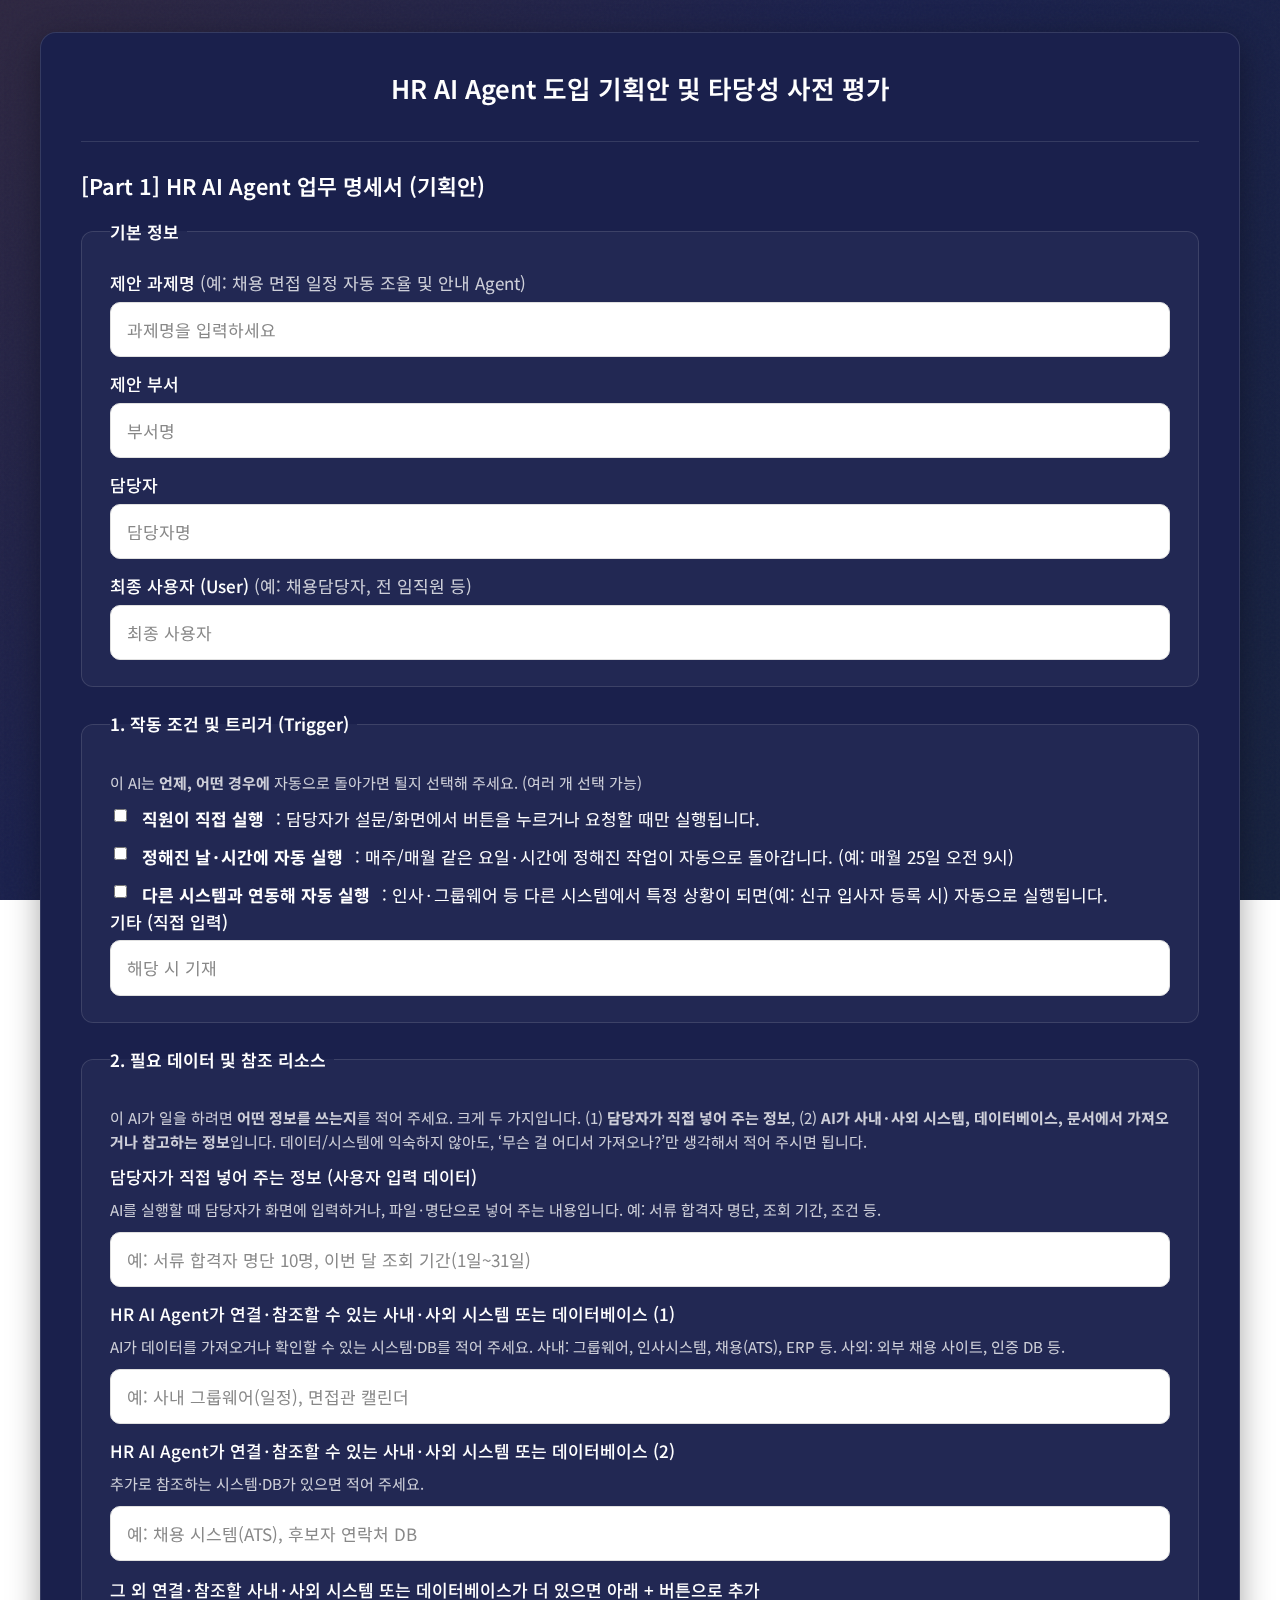
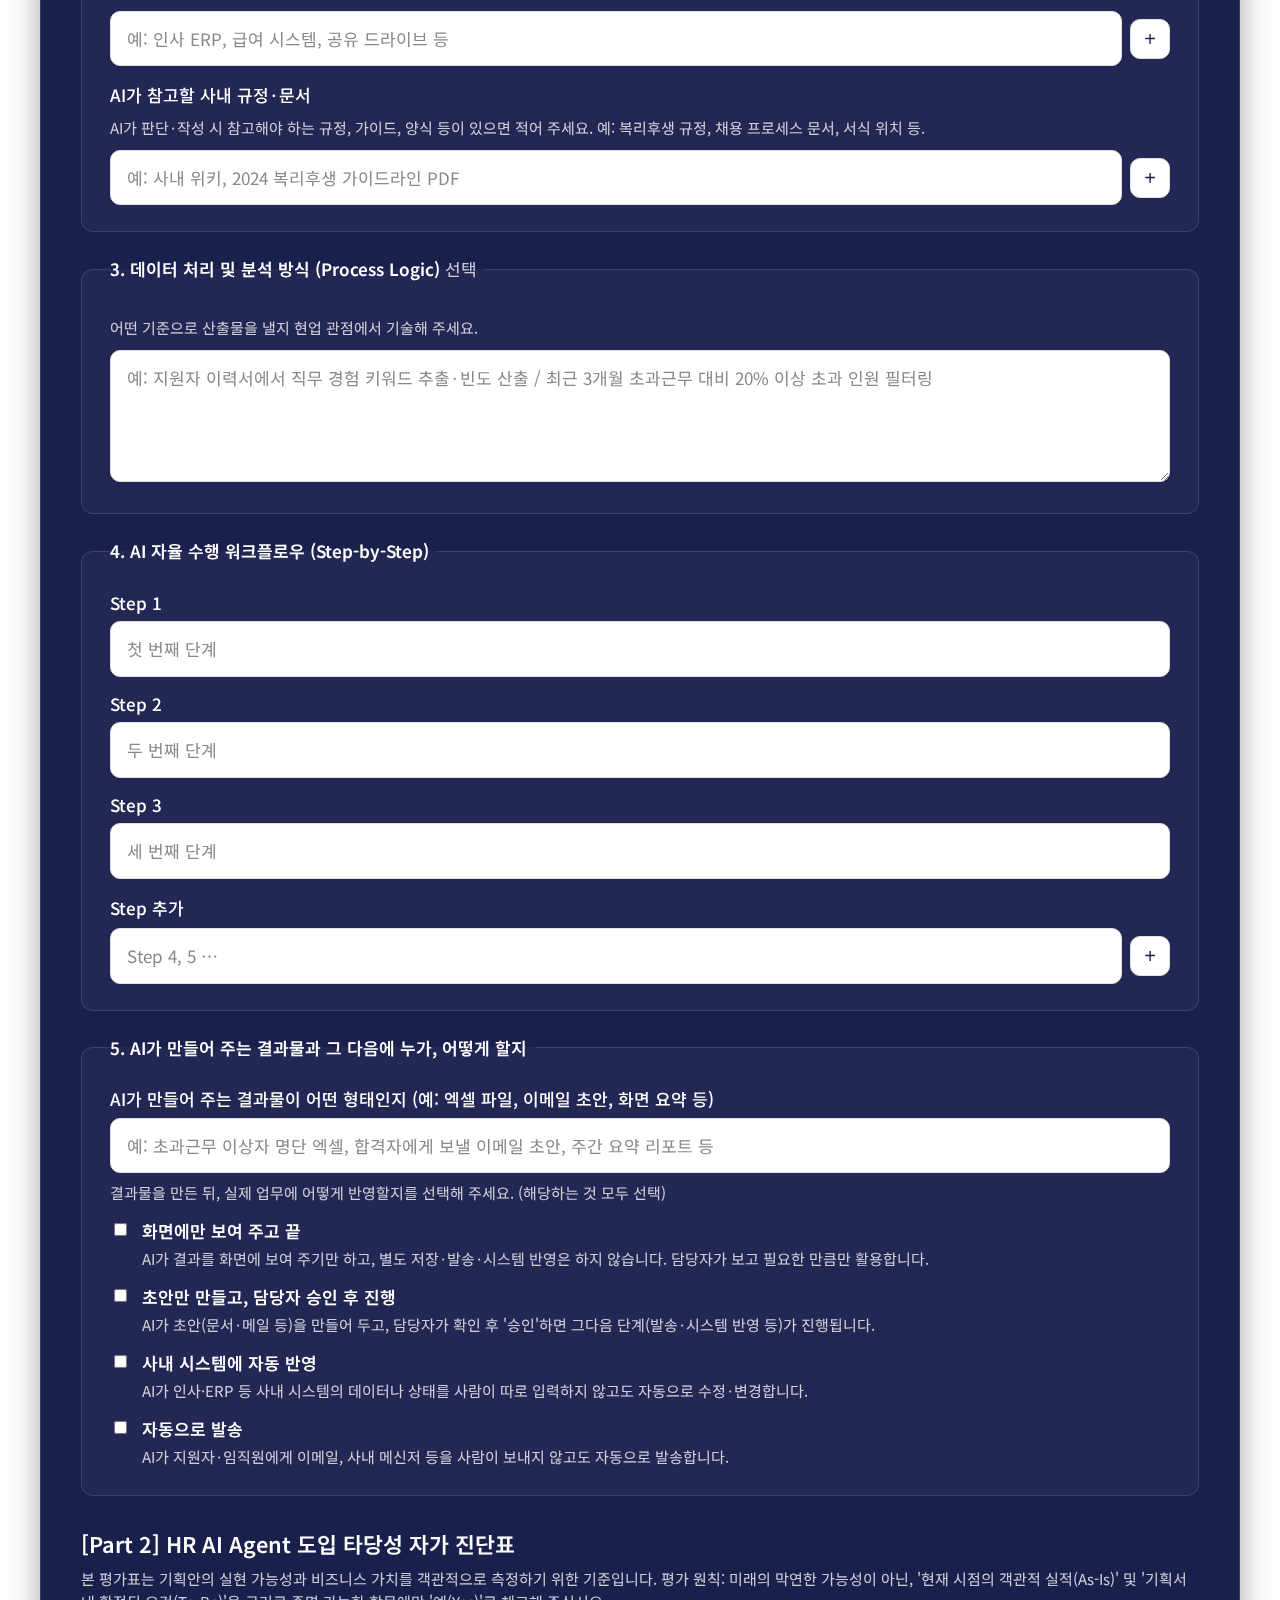
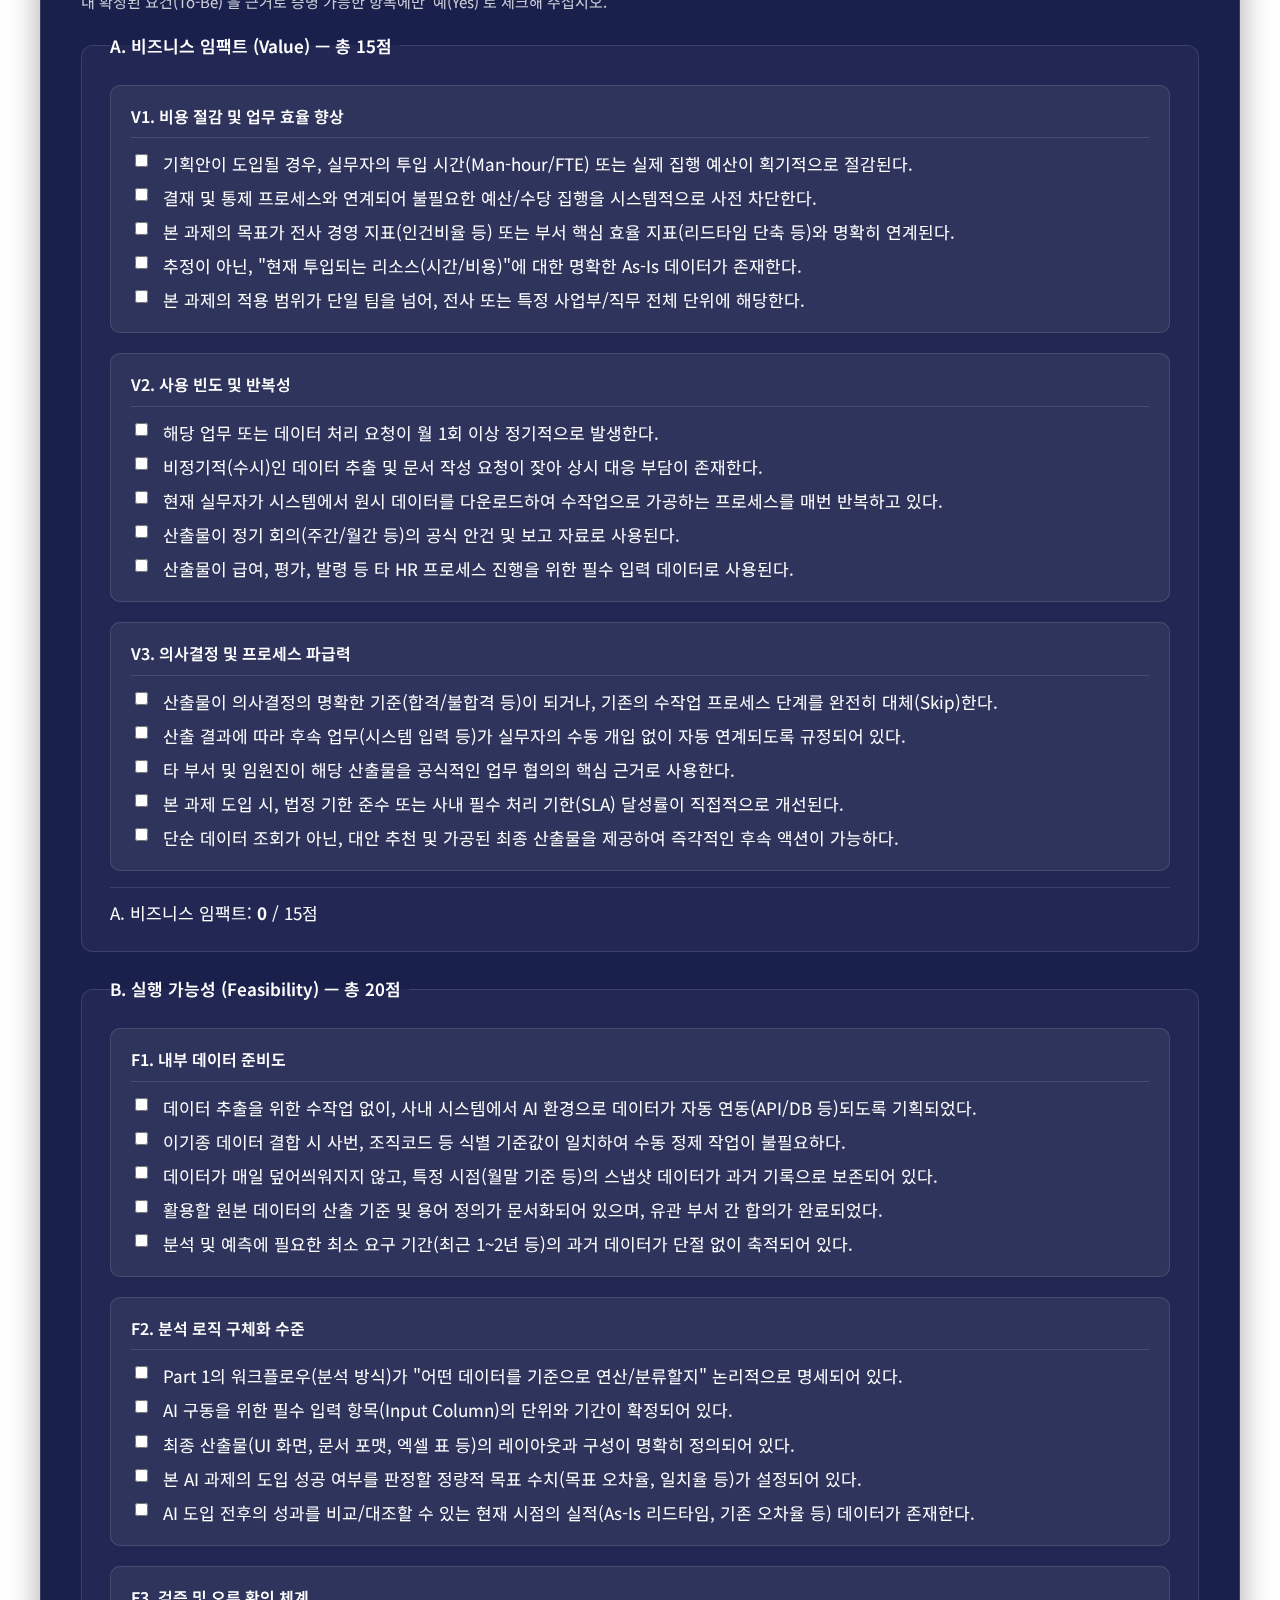
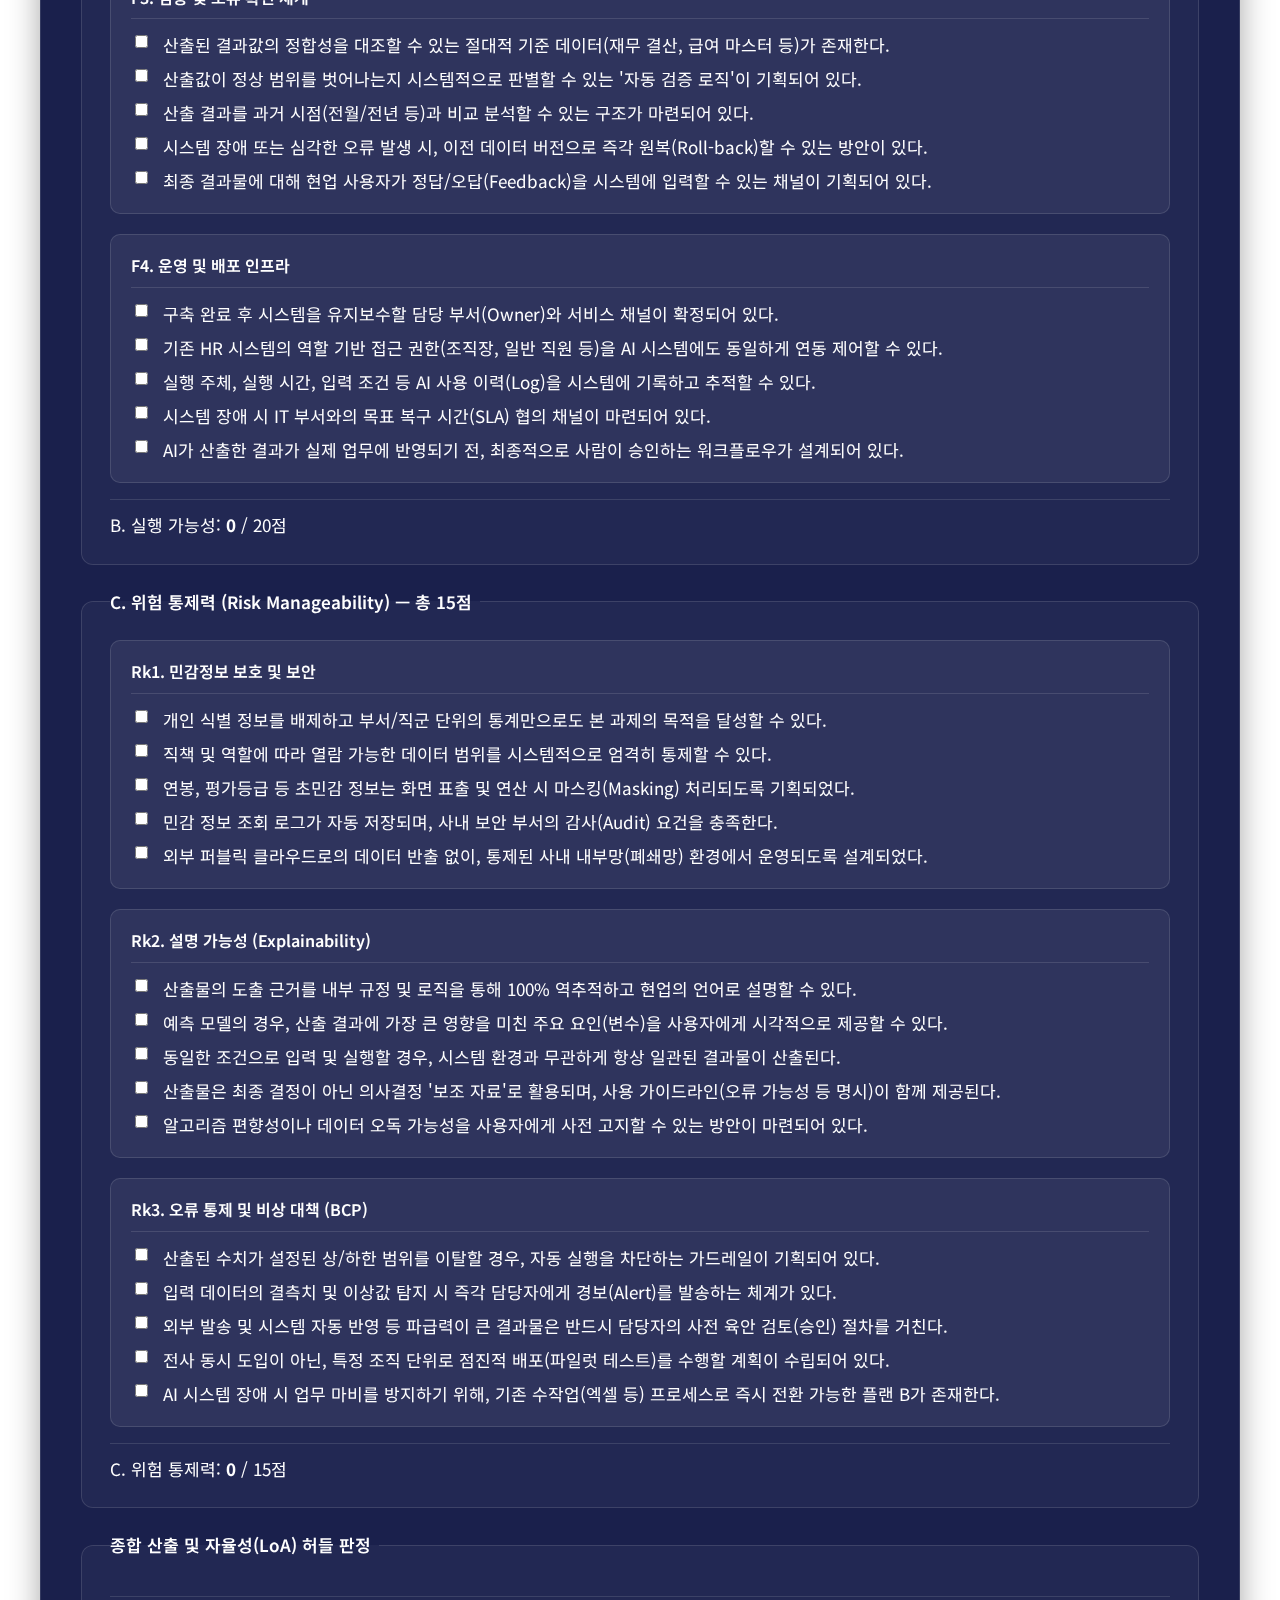
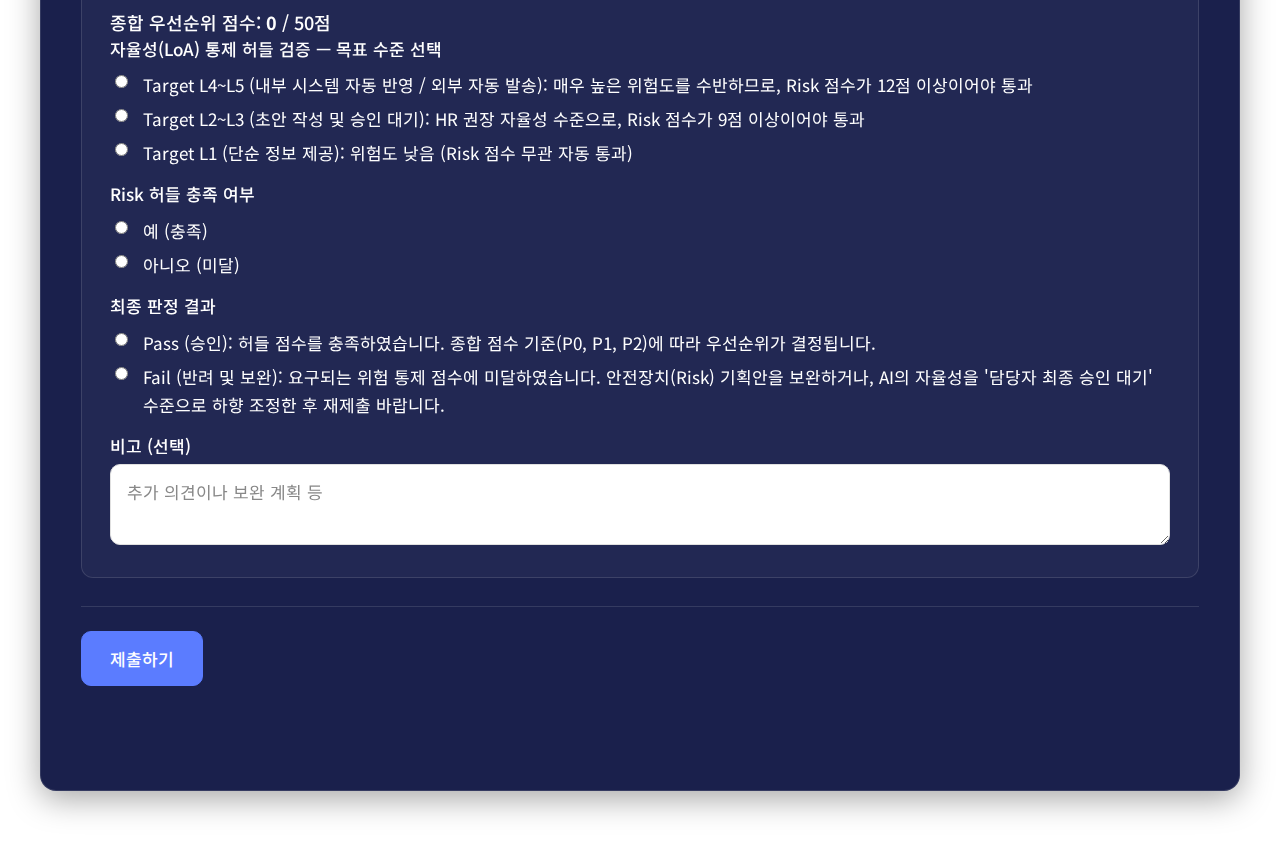
<file: index.html>
<!DOCTYPE html>
<html lang="ko">
<head>
  <meta charset="UTF-8" />
  <meta name="viewport" content="width=device-width, initial-scale=1.0" />
  <meta http-equiv="refresh" content="0; url=survey/" />
  <title>HR AI Agent 설문</title>
  <style>
    body { font-family: -apple-system, BlinkMacSystemFont, "Segoe UI", sans-serif; padding: 2rem; text-align: center; }
    a { color: #0969da; }
  </style>
</head>
<body>
  <p>설문으로 이동 중입니다…</p>
  <p><a href="survey/">설문 바로 가기</a></p>
</body>
</html>
</file>
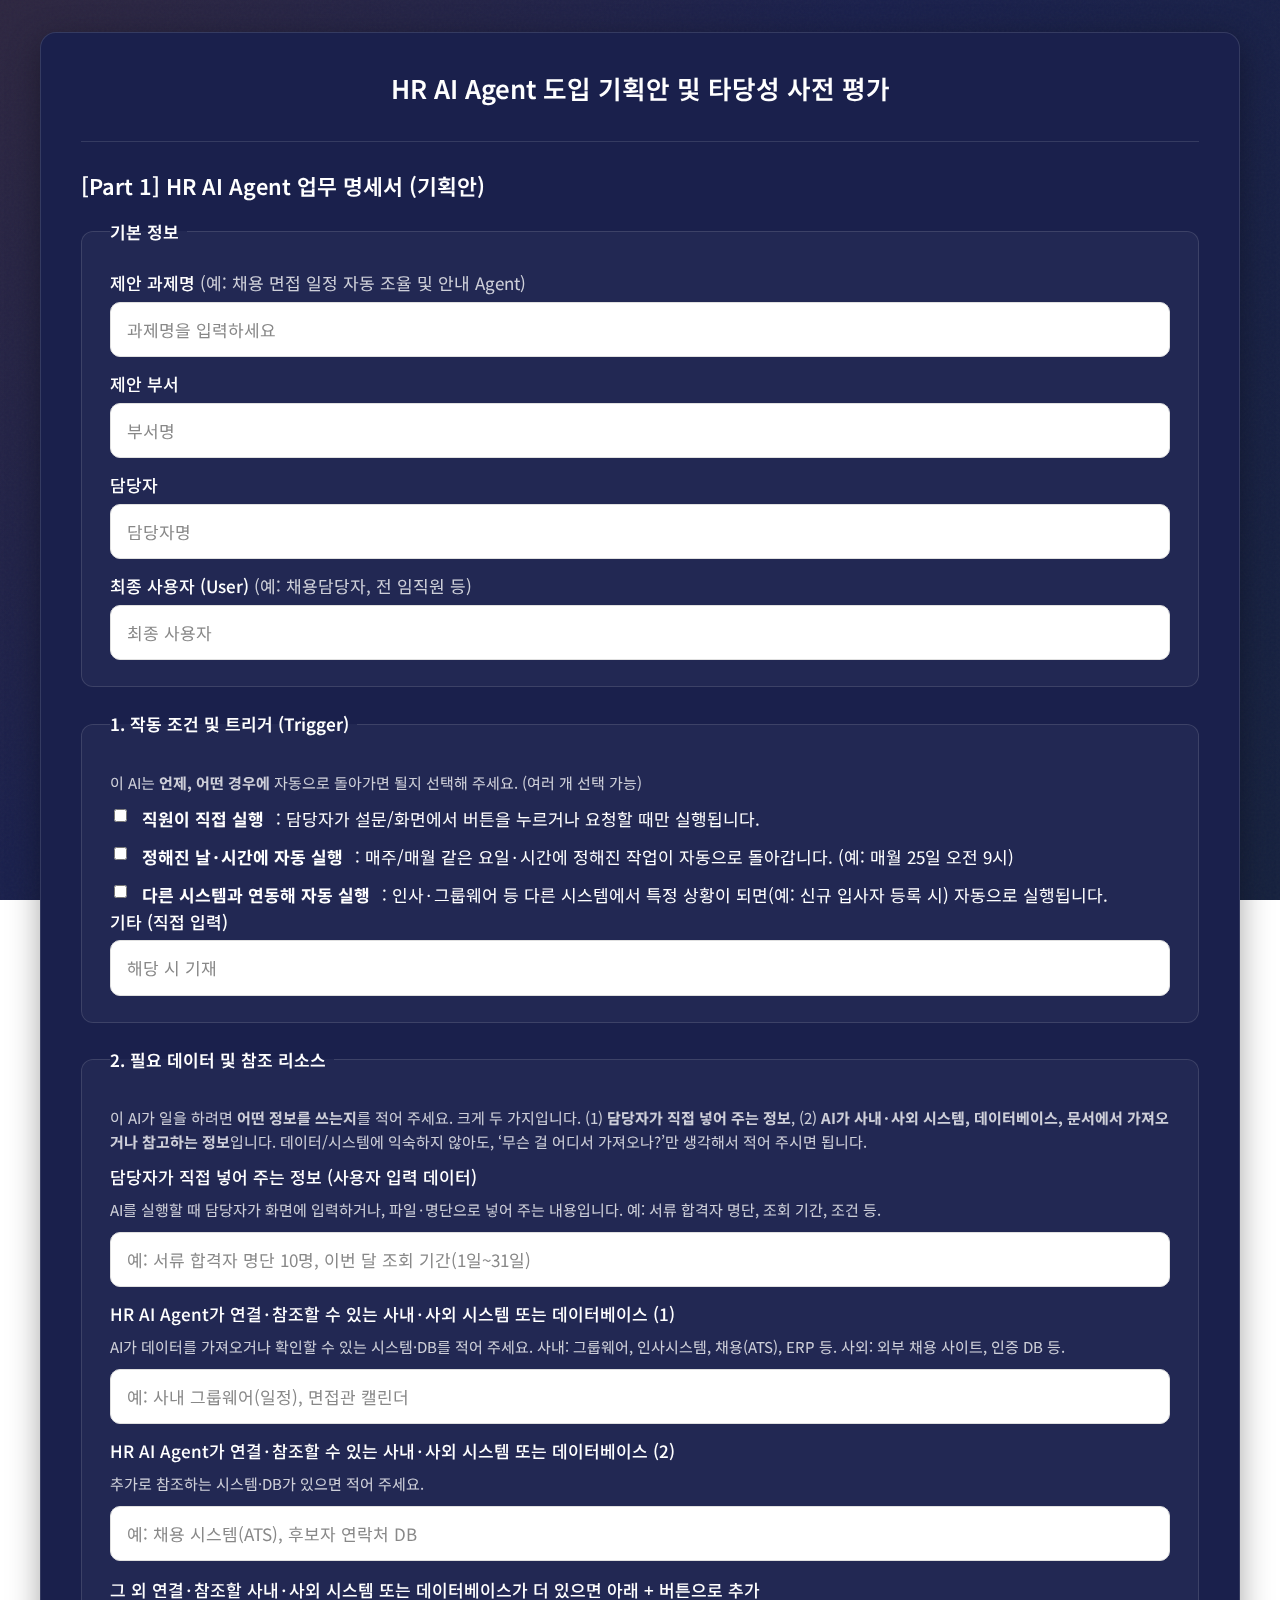
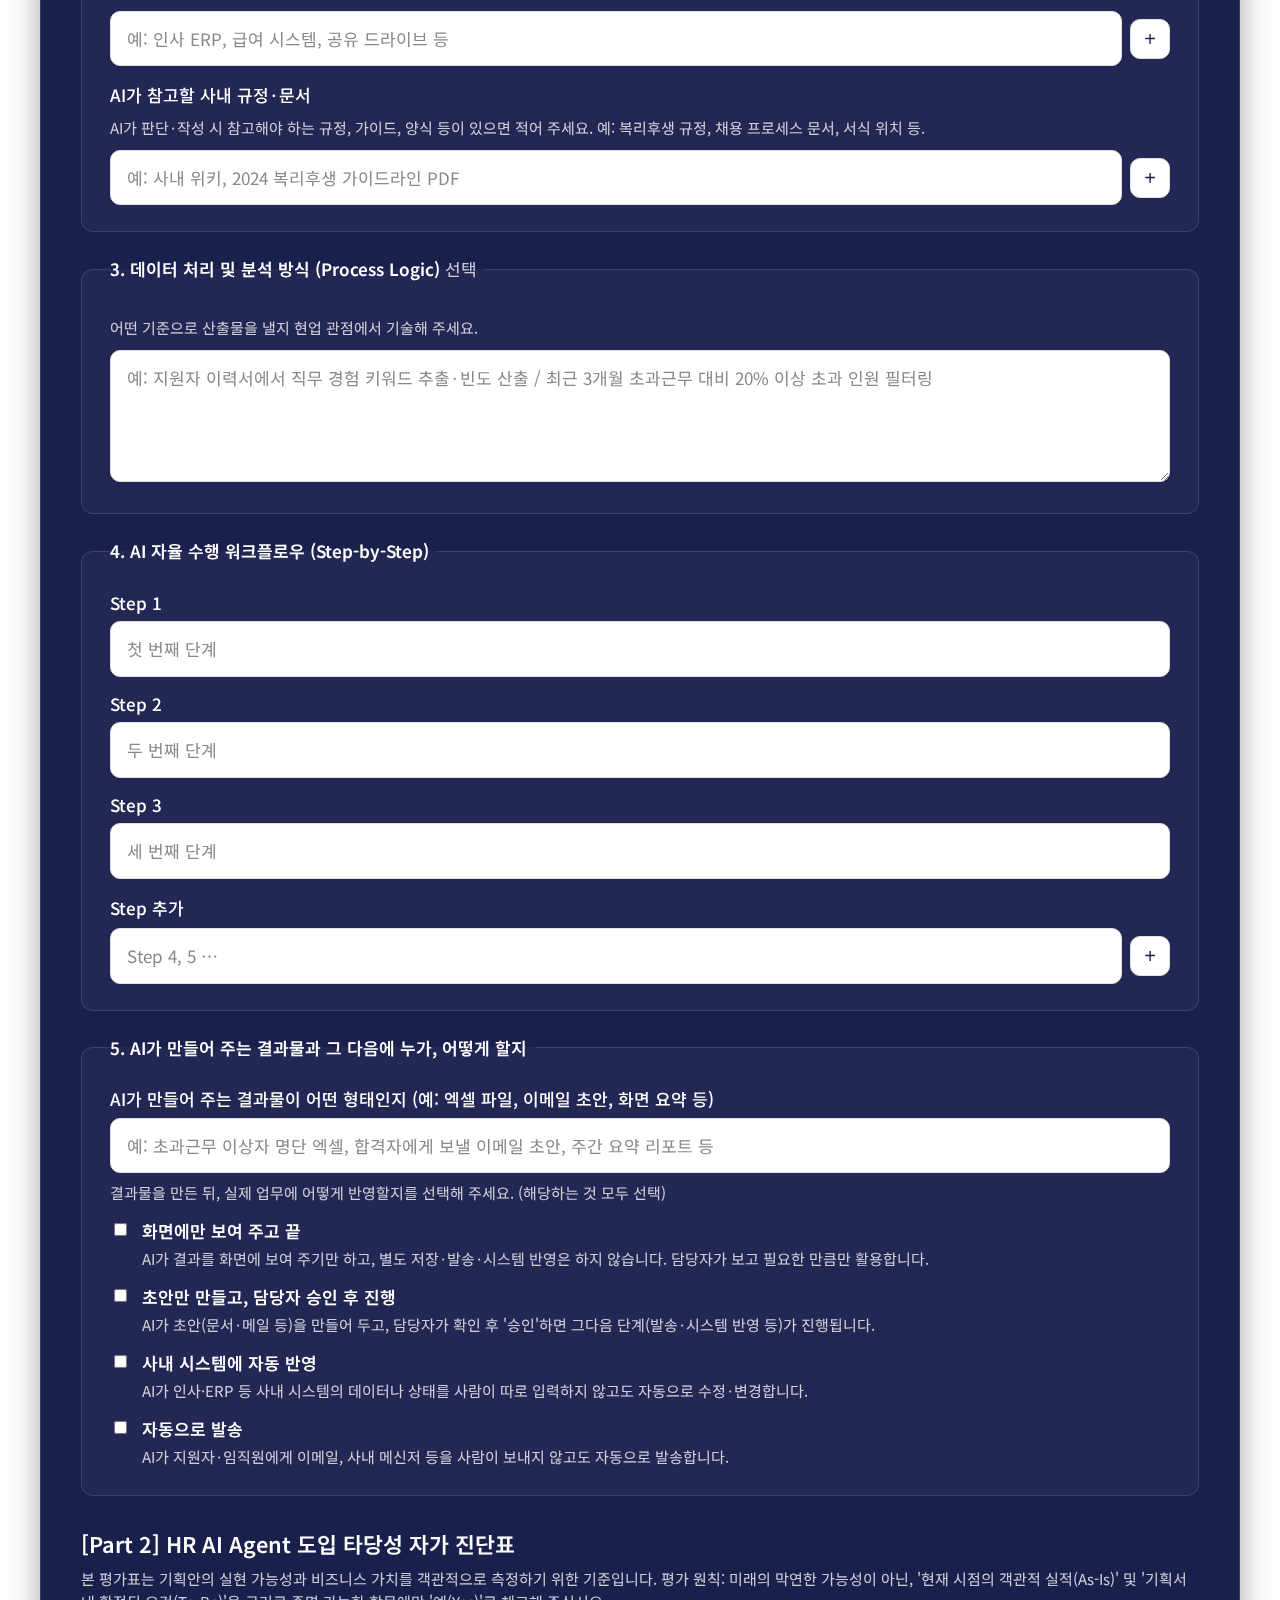
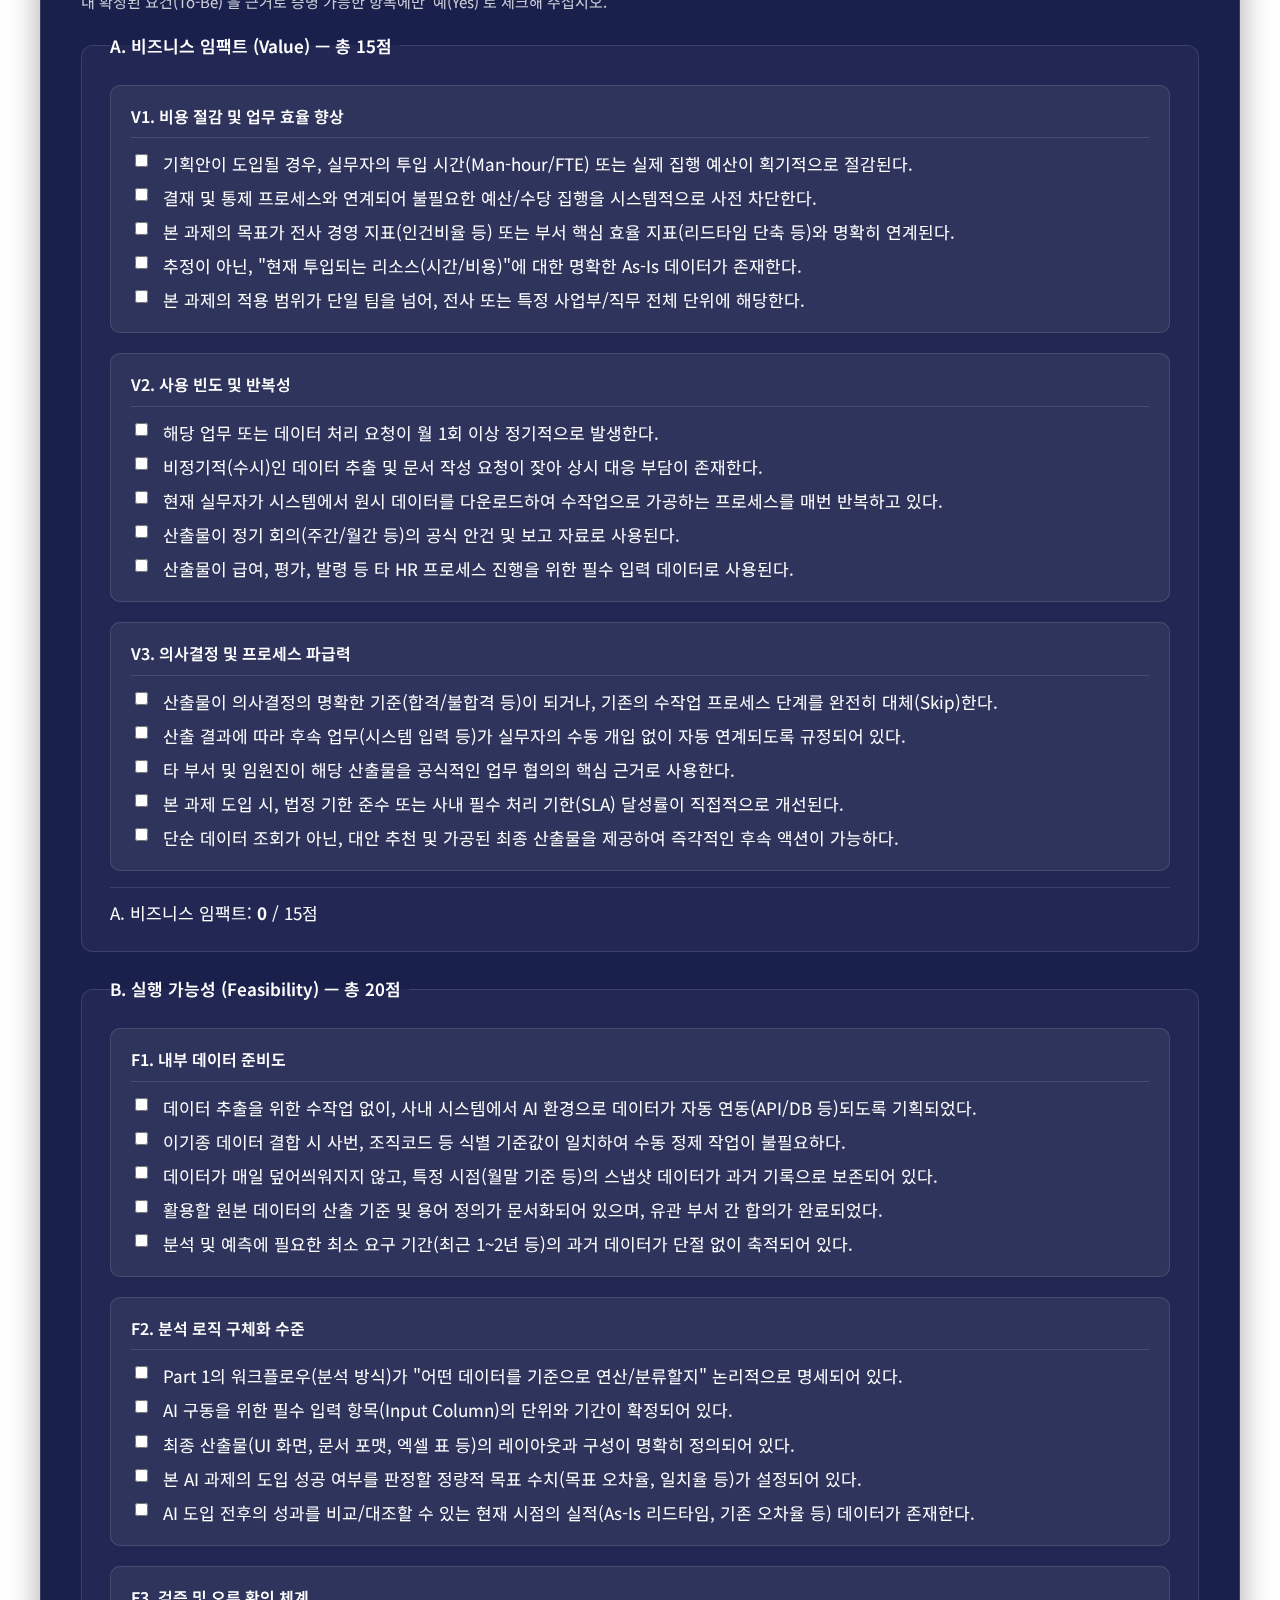
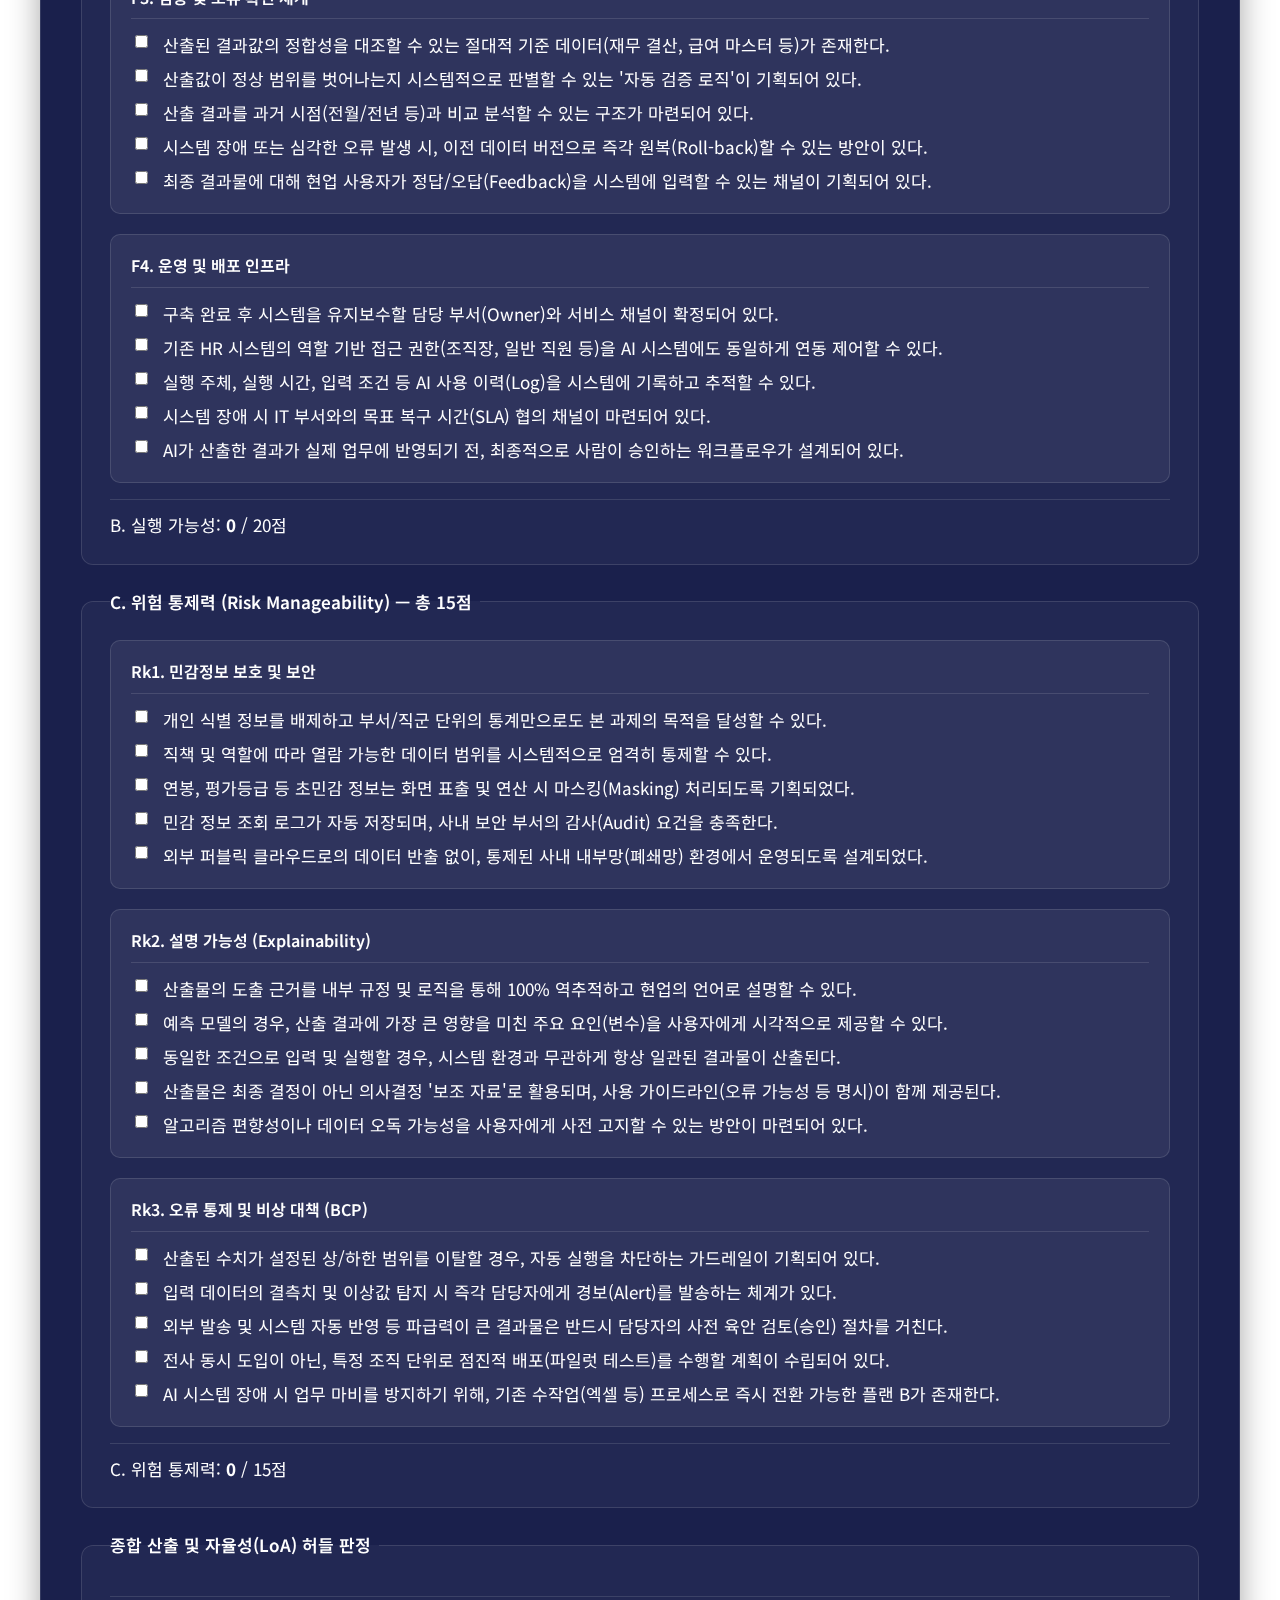
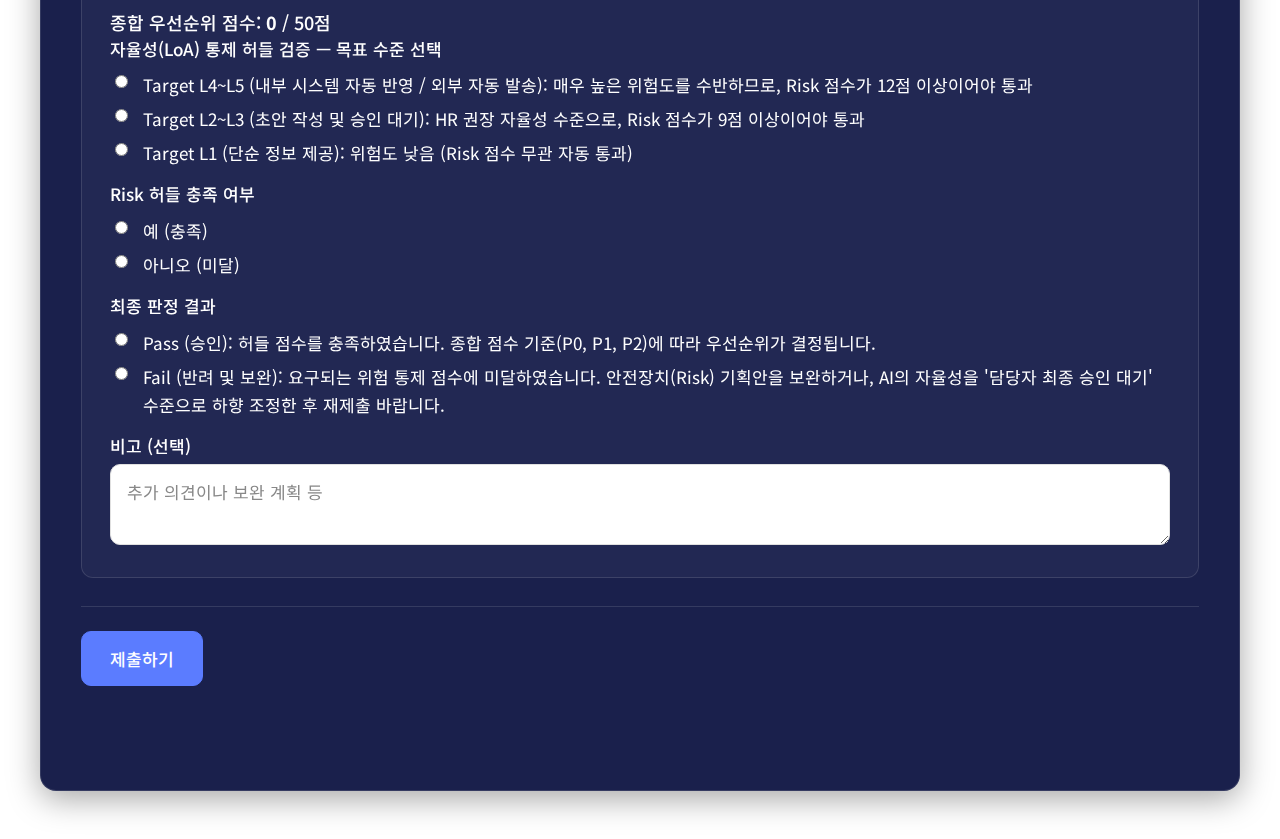
<file: survey/index.html>
<!DOCTYPE html>
<html lang="ko">
<head>
  <meta charset="UTF-8" />
  <meta name="viewport" content="width=device-width, initial-scale=1.0" />
  <title>HR AI Agent 도입 기획안 및 타당성 사전 평가</title>
  <link rel="preconnect" href="https://fonts.googleapis.com" />
  <link rel="preconnect" href="https://fonts.gstatic.com" crossorigin />
  <link href="https://fonts.googleapis.com/css2?family=Noto+Sans+KR:wght@400;500;600;700&display=swap" rel="stylesheet" />
  <link rel="stylesheet" id="main-styles" />
  <script>
    (function() {
      var u = document.URL.replace(/#.*$/, '').replace(/\?.*$/, '');
      var base;
      if (typeof location !== 'undefined' && location.hostname && location.hostname.indexOf('github.io') !== -1) {
        var path = location.pathname || '';
        if (path.indexOf('/survey') !== -1) {
          base = location.origin + (path.replace(/\/survey.*$/, '/survey').replace(/\/$/, '') + '/');
        } else {
          base = u.endsWith('/') ? u : u + '/';
        }
      } else {
        if (u.endsWith('/')) base = u;
        else {
          var lastSegment = (u.split('/').pop() || '');
          base = (lastSegment.indexOf('.') !== -1) ? u.replace(/\/[^\/]*$/, '/') : u + '/';
        }
      }
      var v = '2';
      var link = document.getElementById('main-styles');
      if (link) link.href = base + 'styles.css?v=' + v;
      var s = document.createElement('script');
      s.src = base + 'script.js?v=' + v;
      s.defer = true;
      document.head.appendChild(s);
    })();
  </script>
</head>
<body>
  <div class="survey-wrapper">
    <header class="survey-header">
      <h1>HR AI Agent 도입 기획안 및 타당성 사전 평가</h1>
    </header>

    <form id="hr-survey" class="survey-form" novalidate>
      <!-- ========== Part 1 ========== -->
      <section class="survey-section" aria-labelledby="part1-heading">
        <h2 id="part1-heading">[Part 1] HR AI Agent 업무 명세서 (기획안)</h2>

        <fieldset class="block">
          <legend>기본 정보</legend>
          <label>제안 과제명 <span class="example">(예: 채용 면접 일정 자동 조율 및 안내 Agent)</span></label>
          <input type="text" name="P1_title" id="P1_title" placeholder="과제명을 입력하세요" />

          <label>제안 부서</label>
          <input type="text" name="P1_dept" id="P1_dept" placeholder="부서명" />

          <label>담당자</label>
          <input type="text" name="P1_contact" id="P1_contact" placeholder="담당자명" />

          <label>최종 사용자 (User) <span class="example">(예: 채용담당자, 전 임직원 등)</span></label>
          <input type="text" name="P1_user" id="P1_user" placeholder="최종 사용자" />
        </fieldset>

        <fieldset class="block">
          <legend>1. 작동 조건 및 트리거 (Trigger)</legend>
          <p class="field-desc">이 AI는 <strong>언제, 어떤 경우에</strong> 자동으로 돌아가면 될지 선택해 주세요. (여러 개 선택 가능)</p>
          <div class="checkbox-group">
            <label class="checkbox-label"><input type="checkbox" name="P1_trigger_manual" value="1" /> <strong>직원이 직접 실행</strong> : 담당자가 설문/화면에서 버튼을 누르거나 요청할 때만 실행됩니다.</label>
            <label class="checkbox-label"><input type="checkbox" name="P1_trigger_schedule" value="1" /> <strong>정해진 날·시간에 자동 실행</strong> : 매주/매월 같은 요일·시간에 정해진 작업이 자동으로 돌아갑니다. (예: 매월 25일 오전 9시)</label>
            <label class="checkbox-label"><input type="checkbox" name="P1_trigger_event" value="1" /> <strong>다른 시스템과 연동해 자동 실행</strong> : 인사·그룹웨어 등 다른 시스템에서 특정 상황이 되면(예: 신규 입사자 등록 시) 자동으로 실행됩니다.</label>
          </div>
          <label class="trigger-etc">기타 (직접 입력)</label>
          <input type="text" name="P1_trigger_etc" id="P1_trigger_etc" placeholder="해당 시 기재" />
        </fieldset>

        <fieldset class="block">
          <legend>2. 필요 데이터 및 참조 리소스</legend>
          <p class="field-desc">이 AI가 일을 하려면 <strong>어떤 정보를 쓰는지</strong>를 적어 주세요. 크게 두 가지입니다. (1) <strong>담당자가 직접 넣어 주는 정보</strong>, (2) <strong>AI가 사내·사외 시스템, 데이터베이스, 문서에서 가져오거나 참고하는 정보</strong>입니다. 데이터/시스템에 익숙하지 않아도, ‘무슨 걸 어디서 가져오나?’만 생각해서 적어 주시면 됩니다.</p>

          <label>담당자가 직접 넣어 주는 정보 (사용자 입력 데이터)</label>
          <p class="field-desc sub">AI를 실행할 때 담당자가 화면에 입력하거나, 파일·명단으로 넣어 주는 내용입니다. 예: 서류 합격자 명단, 조회 기간, 조건 등.</p>
          <input type="text" name="P1_input_user" id="P1_input_user" placeholder="예: 서류 합격자 명단 10명, 이번 달 조회 기간(1일~31일)" />

          <label>HR AI Agent가 연결·참조할 수 있는 사내·사외 시스템 또는 데이터베이스 (1)</label>
          <p class="field-desc sub">AI가 데이터를 가져오거나 확인할 수 있는 시스템·DB를 적어 주세요. 사내: 그룹웨어, 인사시스템, 채용(ATS), ERP 등. 사외: 외부 채용 사이트, 인증 DB 등.</p>
          <input type="text" name="P1_ref_sys1" id="P1_ref_sys1" placeholder="예: 사내 그룹웨어(일정), 면접관 캘린더" />

          <label>HR AI Agent가 연결·참조할 수 있는 사내·사외 시스템 또는 데이터베이스 (2)</label>
          <p class="field-desc sub">추가로 참조하는 시스템·DB가 있으면 적어 주세요.</p>
          <input type="text" name="P1_ref_sys2" id="P1_ref_sys2" placeholder="예: 채용 시스템(ATS), 후보자 연락처 DB" />

          <div class="dynamic-list" data-name="P1_ref_sys_more">
            <label>그 외 연결·참조할 사내·사외 시스템 또는 데이터베이스가 더 있으면 아래 + 버튼으로 추가</label>
            <div class="dynamic-items">
              <div class="dynamic-item">
                <input type="text" name="P1_ref_sys_more[]" placeholder="예: 인사 ERP, 급여 시스템, 공유 드라이브 등" />
                <button type="button" class="btn-add" aria-label="항목 추가">+</button>
              </div>
            </div>
          </div>

          <div class="dynamic-list" data-name="P1_ref_doc">
            <label>AI가 참고할 사내 규정·문서</label>
            <p class="field-desc sub">AI가 판단·작성 시 참고해야 하는 규정, 가이드, 양식 등이 있으면 적어 주세요. 예: 복리후생 규정, 채용 프로세스 문서, 서식 위치 등.</p>
            <div class="dynamic-items">
              <div class="dynamic-item">
                <input type="text" name="P1_ref_doc[]" placeholder="예: 사내 위키, 2024 복리후생 가이드라인 PDF" />
                <button type="button" class="btn-add" aria-label="항목 추가">+</button>
              </div>
            </div>
          </div>
        </fieldset>

        <fieldset class="block">
          <legend>3. 데이터 처리 및 분석 방식 (Process Logic) <span class="optional">선택</span></legend>
          <p class="field-desc">어떤 기준으로 산출물을 낼지 현업 관점에서 기술해 주세요.</p>
          <textarea name="P1_logic" id="P1_logic" rows="4" placeholder="예: 지원자 이력서에서 직무 경험 키워드 추출·빈도 산출 / 최근 3개월 초과근무 대비 20% 이상 초과 인원 필터링"></textarea>
        </fieldset>

        <fieldset class="block">
          <legend>4. AI 자율 수행 워크플로우 (Step-by-Step)</legend>
          <label>Step 1</label>
          <input type="text" name="P1_step1" id="P1_step1" placeholder="첫 번째 단계" />

          <label>Step 2</label>
          <input type="text" name="P1_step2" id="P1_step2" placeholder="두 번째 단계" />

          <label>Step 3</label>
          <input type="text" name="P1_step3" id="P1_step3" placeholder="세 번째 단계" />

          <div class="dynamic-list" data-name="P1_step_more">
            <label>Step 추가</label>
            <div class="dynamic-items">
              <div class="dynamic-item">
                <input type="text" name="P1_step_more[]" placeholder="Step 4, 5 …" />
                <button type="button" class="btn-add" aria-label="항목 추가">+</button>
              </div>
            </div>
          </div>
        </fieldset>

        <fieldset class="block">
          <legend>5. AI가 만들어 주는 결과물과 그 다음에 누가, 어떻게 할지</legend>
          <label>AI가 만들어 주는 결과물이 어떤 형태인지 (예: 엑셀 파일, 이메일 초안, 화면 요약 등)</label>
          <input type="text" name="P1_output" id="P1_output" placeholder="예: 초과근무 이상자 명단 엑셀, 합격자에게 보낼 이메일 초안, 주간 요약 리포트 등" />

          <p class="field-desc">결과물을 만든 뒤, 실제 업무에 어떻게 반영할지를 선택해 주세요. (해당하는 것 모두 선택)</p>
          <div class="checkbox-group option-block-group">
            <label class="checkbox-label option-block">
              <input type="checkbox" name="P1_next_L1" value="1" />
              <span class="option-block-text">
                <span class="option-title">화면에만 보여 주고 끝</span>
                <span class="option-desc">AI가 결과를 화면에 보여 주기만 하고, 별도 저장·발송·시스템 반영은 하지 않습니다. 담당자가 보고 필요한 만큼만 활용합니다.</span>
              </span>
            </label>
            <label class="checkbox-label option-block">
              <input type="checkbox" name="P1_next_L2" value="1" />
              <span class="option-block-text">
                <span class="option-title">초안만 만들고, 담당자 승인 후 진행</span>
                <span class="option-desc">AI가 초안(문서·메일 등)을 만들어 두고, 담당자가 확인 후 '승인'하면 그다음 단계(발송·시스템 반영 등)가 진행됩니다.</span>
              </span>
            </label>
            <label class="checkbox-label option-block">
              <input type="checkbox" name="P1_next_L3" value="1" />
              <span class="option-block-text">
                <span class="option-title">사내 시스템에 자동 반영</span>
                <span class="option-desc">AI가 인사·ERP 등 사내 시스템의 데이터나 상태를 사람이 따로 입력하지 않고도 자동으로 수정·변경합니다.</span>
              </span>
            </label>
            <label class="checkbox-label option-block">
              <input type="checkbox" name="P1_next_L4" value="1" />
              <span class="option-block-text">
                <span class="option-title">자동으로 발송</span>
                <span class="option-desc">AI가 지원자·임직원에게 이메일, 사내 메신저 등을 사람이 보내지 않고도 자동으로 발송합니다.</span>
              </span>
            </label>
          </div>
        </fieldset>
      </section>

      <!-- ========== Part 2 ========== -->
      <section class="survey-section" aria-labelledby="part2-heading">
        <h2 id="part2-heading">[Part 2] HR AI Agent 도입 타당성 자가 진단표</h2>
        <p class="section-desc">본 평가표는 기획안의 실현 가능성과 비즈니스 가치를 객관적으로 측정하기 위한 기준입니다. 평가 원칙: 미래의 막연한 가능성이 아닌, '현재 시점의 객관적 실적(As-Is)' 및 '기획서 내 확정된 요건(To-Be)'을 근거로 증명 가능한 항목에만 '예(Yes)'로 체크해 주십시오.</p>

        <fieldset class="block part2-block">
          <legend>A. 비즈니스 임팩트 (Value) — 총 15점</legend>
          <div class="sub-card">
            <p class="sub-legend">V1. 비용 절감 및 업무 효율 향상</p>
            <div class="checkbox-group compact">
              <label class="checkbox-label"><input type="checkbox" name="V1_1" value="1" data-group="V1" /> 기획안이 도입될 경우, 실무자의 투입 시간(Man-hour/FTE) 또는 실제 집행 예산이 획기적으로 절감된다.</label>
              <label class="checkbox-label"><input type="checkbox" name="V1_2" value="1" data-group="V1" /> 결재 및 통제 프로세스와 연계되어 불필요한 예산/수당 집행을 시스템적으로 사전 차단한다.</label>
              <label class="checkbox-label"><input type="checkbox" name="V1_3" value="1" data-group="V1" /> 본 과제의 목표가 전사 경영 지표(인건비율 등) 또는 부서 핵심 효율 지표(리드타임 단축 등)와 명확히 연계된다.</label>
              <label class="checkbox-label"><input type="checkbox" name="V1_4" value="1" data-group="V1" /> 추정이 아닌, "현재 투입되는 리소스(시간/비용)"에 대한 명확한 As-Is 데이터가 존재한다.</label>
              <label class="checkbox-label"><input type="checkbox" name="V1_5" value="1" data-group="V1" /> 본 과제의 적용 범위가 단일 팀을 넘어, 전사 또는 특정 사업부/직무 전체 단위에 해당한다.</label>
            </div>
          </div>
          <div class="sub-card">
            <p class="sub-legend">V2. 사용 빈도 및 반복성</p>
            <div class="checkbox-group compact">
              <label class="checkbox-label"><input type="checkbox" name="V2_1" value="1" data-group="V2" /> 해당 업무 또는 데이터 처리 요청이 월 1회 이상 정기적으로 발생한다.</label>
              <label class="checkbox-label"><input type="checkbox" name="V2_2" value="1" data-group="V2" /> 비정기적(수시)인 데이터 추출 및 문서 작성 요청이 잦아 상시 대응 부담이 존재한다.</label>
              <label class="checkbox-label"><input type="checkbox" name="V2_3" value="1" data-group="V2" /> 현재 실무자가 시스템에서 원시 데이터를 다운로드하여 수작업으로 가공하는 프로세스를 매번 반복하고 있다.</label>
              <label class="checkbox-label"><input type="checkbox" name="V2_4" value="1" data-group="V2" /> 산출물이 정기 회의(주간/월간 등)의 공식 안건 및 보고 자료로 사용된다.</label>
              <label class="checkbox-label"><input type="checkbox" name="V2_5" value="1" data-group="V2" /> 산출물이 급여, 평가, 발령 등 타 HR 프로세스 진행을 위한 필수 입력 데이터로 사용된다.</label>
            </div>
          </div>
          <div class="sub-card">
            <p class="sub-legend">V3. 의사결정 및 프로세스 파급력</p>
            <div class="checkbox-group compact">
              <label class="checkbox-label"><input type="checkbox" name="V3_1" value="1" data-group="V3" /> 산출물이 의사결정의 명확한 기준(합격/불합격 등)이 되거나, 기존의 수작업 프로세스 단계를 완전히 대체(Skip)한다.</label>
              <label class="checkbox-label"><input type="checkbox" name="V3_2" value="1" data-group="V3" /> 산출 결과에 따라 후속 업무(시스템 입력 등)가 실무자의 수동 개입 없이 자동 연계되도록 규정되어 있다.</label>
              <label class="checkbox-label"><input type="checkbox" name="V3_3" value="1" data-group="V3" /> 타 부서 및 임원진이 해당 산출물을 공식적인 업무 협의의 핵심 근거로 사용한다.</label>
              <label class="checkbox-label"><input type="checkbox" name="V3_4" value="1" data-group="V3" /> 본 과제 도입 시, 법정 기한 준수 또는 사내 필수 처리 기한(SLA) 달성률이 직접적으로 개선된다.</label>
              <label class="checkbox-label"><input type="checkbox" name="V3_5" value="1" data-group="V3" /> 단순 데이터 조회가 아닌, 대안 추천 및 가공된 최종 산출물을 제공하여 즉각적인 후속 액션이 가능하다.</label>
            </div>
          </div>
          <p class="score-display">A. 비즈니스 임팩트: <strong id="score-value">0</strong> / 15점</p>
        </fieldset>

        <fieldset class="block part2-block">
          <legend>B. 실행 가능성 (Feasibility) — 총 20점</legend>
          <div class="sub-card">
            <p class="sub-legend">F1. 내부 데이터 준비도</p>
            <div class="checkbox-group compact">
              <label class="checkbox-label"><input type="checkbox" name="F1_1" value="1" data-group="F1" /> 데이터 추출을 위한 수작업 없이, 사내 시스템에서 AI 환경으로 데이터가 자동 연동(API/DB 등)되도록 기획되었다.</label>
              <label class="checkbox-label"><input type="checkbox" name="F1_2" value="1" data-group="F1" /> 이기종 데이터 결합 시 사번, 조직코드 등 식별 기준값이 일치하여 수동 정제 작업이 불필요하다.</label>
              <label class="checkbox-label"><input type="checkbox" name="F1_3" value="1" data-group="F1" /> 데이터가 매일 덮어씌워지지 않고, 특정 시점(월말 기준 등)의 스냅샷 데이터가 과거 기록으로 보존되어 있다.</label>
              <label class="checkbox-label"><input type="checkbox" name="F1_4" value="1" data-group="F1" /> 활용할 원본 데이터의 산출 기준 및 용어 정의가 문서화되어 있으며, 유관 부서 간 합의가 완료되었다.</label>
              <label class="checkbox-label"><input type="checkbox" name="F1_5" value="1" data-group="F1" /> 분석 및 예측에 필요한 최소 요구 기간(최근 1~2년 등)의 과거 데이터가 단절 없이 축적되어 있다.</label>
            </div>
          </div>
          <div class="sub-card">
            <p class="sub-legend">F2. 분석 로직 구체화 수준</p>
            <div class="checkbox-group compact">
              <label class="checkbox-label"><input type="checkbox" name="F2_1" value="1" data-group="F2" /> Part 1의 워크플로우(분석 방식)가 "어떤 데이터를 기준으로 연산/분류할지" 논리적으로 명세되어 있다.</label>
              <label class="checkbox-label"><input type="checkbox" name="F2_2" value="1" data-group="F2" /> AI 구동을 위한 필수 입력 항목(Input Column)의 단위와 기간이 확정되어 있다.</label>
              <label class="checkbox-label"><input type="checkbox" name="F2_3" value="1" data-group="F2" /> 최종 산출물(UI 화면, 문서 포맷, 엑셀 표 등)의 레이아웃과 구성이 명확히 정의되어 있다.</label>
              <label class="checkbox-label"><input type="checkbox" name="F2_4" value="1" data-group="F2" /> 본 AI 과제의 도입 성공 여부를 판정할 정량적 목표 수치(목표 오차율, 일치율 등)가 설정되어 있다.</label>
              <label class="checkbox-label"><input type="checkbox" name="F2_5" value="1" data-group="F2" /> AI 도입 전후의 성과를 비교/대조할 수 있는 현재 시점의 실적(As-Is 리드타임, 기존 오차율 등) 데이터가 존재한다.</label>
            </div>
          </div>
          <div class="sub-card">
            <p class="sub-legend">F3. 검증 및 오류 확인 체계</p>
            <div class="checkbox-group compact">
              <label class="checkbox-label"><input type="checkbox" name="F3_1" value="1" data-group="F3" /> 산출된 결과값의 정합성을 대조할 수 있는 절대적 기준 데이터(재무 결산, 급여 마스터 등)가 존재한다.</label>
              <label class="checkbox-label"><input type="checkbox" name="F3_2" value="1" data-group="F3" /> 산출값이 정상 범위를 벗어나는지 시스템적으로 판별할 수 있는 '자동 검증 로직'이 기획되어 있다.</label>
              <label class="checkbox-label"><input type="checkbox" name="F3_3" value="1" data-group="F3" /> 산출 결과를 과거 시점(전월/전년 등)과 비교 분석할 수 있는 구조가 마련되어 있다.</label>
              <label class="checkbox-label"><input type="checkbox" name="F3_4" value="1" data-group="F3" /> 시스템 장애 또는 심각한 오류 발생 시, 이전 데이터 버전으로 즉각 원복(Roll-back)할 수 있는 방안이 있다.</label>
              <label class="checkbox-label"><input type="checkbox" name="F3_5" value="1" data-group="F3" /> 최종 결과물에 대해 현업 사용자가 정답/오답(Feedback)을 시스템에 입력할 수 있는 채널이 기획되어 있다.</label>
            </div>
          </div>
          <div class="sub-card">
            <p class="sub-legend">F4. 운영 및 배포 인프라</p>
            <div class="checkbox-group compact">
              <label class="checkbox-label"><input type="checkbox" name="F4_1" value="1" data-group="F4" /> 구축 완료 후 시스템을 유지보수할 담당 부서(Owner)와 서비스 채널이 확정되어 있다.</label>
              <label class="checkbox-label"><input type="checkbox" name="F4_2" value="1" data-group="F4" /> 기존 HR 시스템의 역할 기반 접근 권한(조직장, 일반 직원 등)을 AI 시스템에도 동일하게 연동 제어할 수 있다.</label>
              <label class="checkbox-label"><input type="checkbox" name="F4_3" value="1" data-group="F4" /> 실행 주체, 실행 시간, 입력 조건 등 AI 사용 이력(Log)을 시스템에 기록하고 추적할 수 있다.</label>
              <label class="checkbox-label"><input type="checkbox" name="F4_4" value="1" data-group="F4" /> 시스템 장애 시 IT 부서와의 목표 복구 시간(SLA) 협의 채널이 마련되어 있다.</label>
              <label class="checkbox-label"><input type="checkbox" name="F4_5" value="1" data-group="F4" /> AI가 산출한 결과가 실제 업무에 반영되기 전, 최종적으로 사람이 승인하는 워크플로우가 설계되어 있다.</label>
            </div>
          </div>
          <p class="score-display">B. 실행 가능성: <strong id="score-feasibility">0</strong> / 20점</p>
        </fieldset>

        <fieldset class="block part2-block">
          <legend>C. 위험 통제력 (Risk Manageability) — 총 15점</legend>
          <div class="sub-card">
            <p class="sub-legend">Rk1. 민감정보 보호 및 보안</p>
            <div class="checkbox-group compact">
              <label class="checkbox-label"><input type="checkbox" name="Rk1_1" value="1" data-group="Rk1" /> 개인 식별 정보를 배제하고 부서/직군 단위의 통계만으로도 본 과제의 목적을 달성할 수 있다.</label>
              <label class="checkbox-label"><input type="checkbox" name="Rk1_2" value="1" data-group="Rk1" /> 직책 및 역할에 따라 열람 가능한 데이터 범위를 시스템적으로 엄격히 통제할 수 있다.</label>
              <label class="checkbox-label"><input type="checkbox" name="Rk1_3" value="1" data-group="Rk1" /> 연봉, 평가등급 등 초민감 정보는 화면 표출 및 연산 시 마스킹(Masking) 처리되도록 기획되었다.</label>
              <label class="checkbox-label"><input type="checkbox" name="Rk1_4" value="1" data-group="Rk1" /> 민감 정보 조회 로그가 자동 저장되며, 사내 보안 부서의 감사(Audit) 요건을 충족한다.</label>
              <label class="checkbox-label"><input type="checkbox" name="Rk1_5" value="1" data-group="Rk1" /> 외부 퍼블릭 클라우드로의 데이터 반출 없이, 통제된 사내 내부망(폐쇄망) 환경에서 운영되도록 설계되었다.</label>
            </div>
          </div>
          <div class="sub-card">
            <p class="sub-legend">Rk2. 설명 가능성 (Explainability)</p>
            <div class="checkbox-group compact">
              <label class="checkbox-label"><input type="checkbox" name="Rk2_1" value="1" data-group="Rk2" /> 산출물의 도출 근거를 내부 규정 및 로직을 통해 100% 역추적하고 현업의 언어로 설명할 수 있다.</label>
              <label class="checkbox-label"><input type="checkbox" name="Rk2_2" value="1" data-group="Rk2" /> 예측 모델의 경우, 산출 결과에 가장 큰 영향을 미친 주요 요인(변수)을 사용자에게 시각적으로 제공할 수 있다.</label>
              <label class="checkbox-label"><input type="checkbox" name="Rk2_3" value="1" data-group="Rk2" /> 동일한 조건으로 입력 및 실행할 경우, 시스템 환경과 무관하게 항상 일관된 결과물이 산출된다.</label>
              <label class="checkbox-label"><input type="checkbox" name="Rk2_4" value="1" data-group="Rk2" /> 산출물은 최종 결정이 아닌 의사결정 '보조 자료'로 활용되며, 사용 가이드라인(오류 가능성 등 명시)이 함께 제공된다.</label>
              <label class="checkbox-label"><input type="checkbox" name="Rk2_5" value="1" data-group="Rk2" /> 알고리즘 편향성이나 데이터 오독 가능성을 사용자에게 사전 고지할 수 있는 방안이 마련되어 있다.</label>
            </div>
          </div>
          <div class="sub-card">
            <p class="sub-legend">Rk3. 오류 통제 및 비상 대책 (BCP)</p>
            <div class="checkbox-group compact">
              <label class="checkbox-label"><input type="checkbox" name="Rk3_1" value="1" data-group="Rk3" /> 산출된 수치가 설정된 상/하한 범위를 이탈할 경우, 자동 실행을 차단하는 가드레일이 기획되어 있다.</label>
              <label class="checkbox-label"><input type="checkbox" name="Rk3_2" value="1" data-group="Rk3" /> 입력 데이터의 결측치 및 이상값 탐지 시 즉각 담당자에게 경보(Alert)를 발송하는 체계가 있다.</label>
              <label class="checkbox-label"><input type="checkbox" name="Rk3_3" value="1" data-group="Rk3" /> 외부 발송 및 시스템 자동 반영 등 파급력이 큰 결과물은 반드시 담당자의 사전 육안 검토(승인) 절차를 거친다.</label>
              <label class="checkbox-label"><input type="checkbox" name="Rk3_4" value="1" data-group="Rk3" /> 전사 동시 도입이 아닌, 특정 조직 단위로 점진적 배포(파일럿 테스트)를 수행할 계획이 수립되어 있다.</label>
              <label class="checkbox-label"><input type="checkbox" name="Rk3_5" value="1" data-group="Rk3" /> AI 시스템 장애 시 업무 마비를 방지하기 위해, 기존 수작업(엑셀 등) 프로세스로 즉시 전환 가능한 플랜 B가 존재한다.</label>
            </div>
          </div>
          <p class="score-display">C. 위험 통제력: <strong id="score-risk">0</strong> / 15점</p>
        </fieldset>

        <fieldset class="block">
          <legend>종합 산출 및 자율성(LoA) 허들 판정</legend>
          <p class="score-display total">종합 우선순위 점수: <strong id="score-total">0</strong> / 50점</p>

          <label>자율성(LoA) 통제 허들 검증 — 목표 수준 선택</label>
          <div class="radio-group">
            <label class="radio-label"><input type="radio" name="LoA_target" value="L4L5" /> Target L4~L5 (내부 시스템 자동 반영 / 외부 자동 발송): 매우 높은 위험도를 수반하므로, Risk 점수가 12점 이상이어야 통과</label>
            <label class="radio-label"><input type="radio" name="LoA_target" value="L2L3" /> Target L2~L3 (초안 작성 및 승인 대기): HR 권장 자율성 수준으로, Risk 점수가 9점 이상이어야 통과</label>
            <label class="radio-label"><input type="radio" name="LoA_target" value="L1" /> Target L1 (단순 정보 제공): 위험도 낮음 (Risk 점수 무관 자동 통과)</label>
          </div>

          <label>Risk 허들 충족 여부</label>
          <div class="radio-group">
            <label class="radio-label"><input type="radio" name="LoA_risk_pass" value="Y" /> 예 (충족)</label>
            <label class="radio-label"><input type="radio" name="LoA_risk_pass" value="N" /> 아니오 (미달)</label>
          </div>

          <label>최종 판정 결과</label>
          <div class="radio-group">
            <label class="radio-label"><input type="radio" name="result" value="Pass" /> Pass (승인): 허들 점수를 충족하였습니다. 종합 점수 기준(P0, P1, P2)에 따라 우선순위가 결정됩니다.</label>
            <label class="radio-label"><input type="radio" name="result" value="Fail" /> Fail (반려 및 보완): 요구되는 위험 통제 점수에 미달하였습니다. 안전장치(Risk) 기획안을 보완하거나, AI의 자율성을 '담당자 최종 승인 대기' 수준으로 하향 조정한 후 재제출 바랍니다.</label>
          </div>

          <label>비고 (선택)</label>
          <textarea name="memo" id="memo" rows="2" placeholder="추가 의견이나 보완 계획 등"></textarea>
        </fieldset>

        <div class="form-actions">
          <button type="submit" class="btn btn-primary">제출하기</button>
        </div>
      </section>
    </form>

    <footer class="survey-footer"></footer>
  </div>

  <div id="toast" class="toast" role="status" aria-live="polite"></div>
</body>
</html>
</file>
